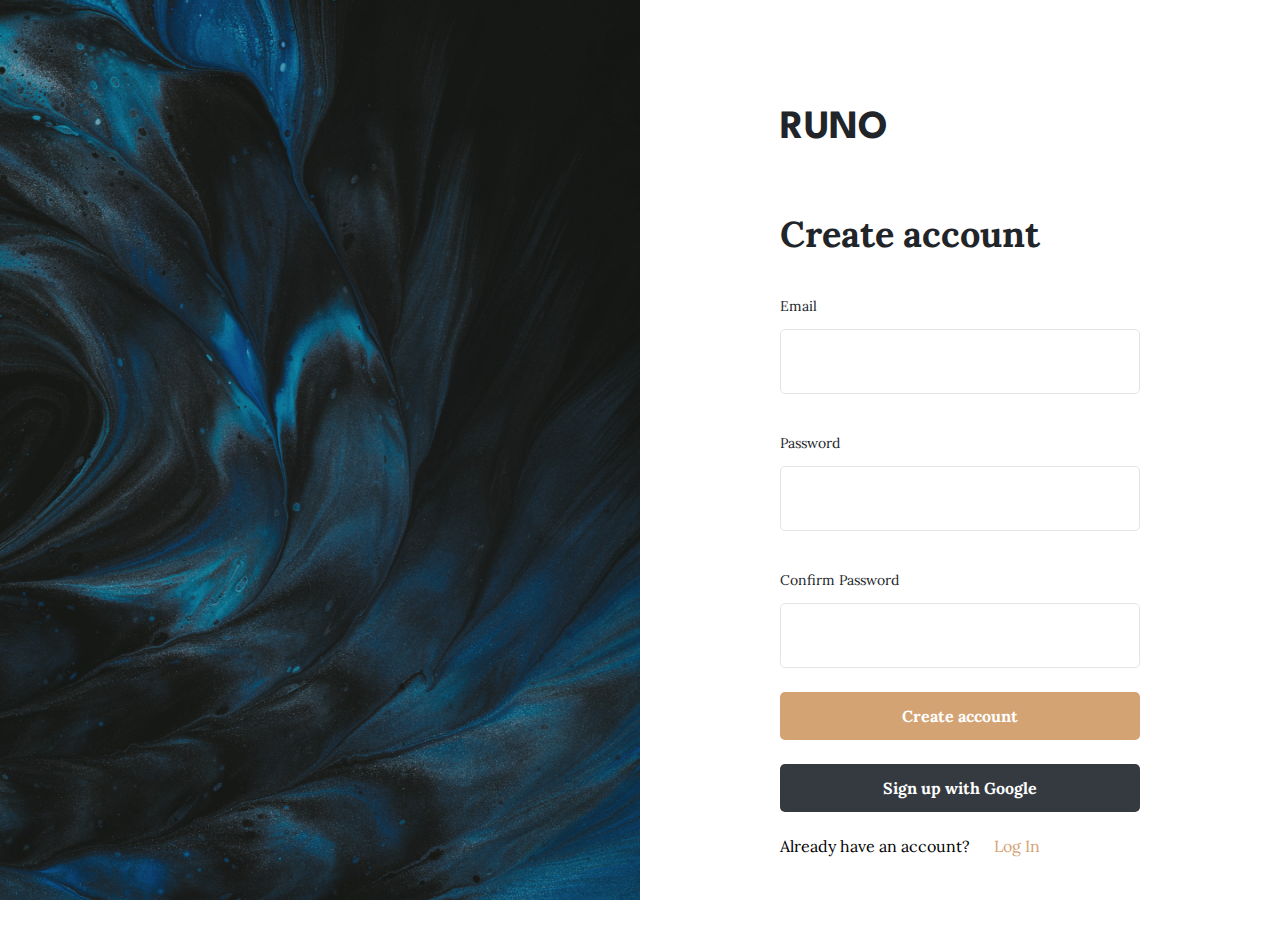
<file: index.html>
<!DOCTYPE html>
<html lang="en">
    <head>
        <meta charset="UTF-8">
        <title>Site_second</title>
        <link rel="stylesheet" href="css/main.css">
        <link
            href="https://fonts.googleapis.com/css2?family=League+Spartan:wght@700&family=Lora:wght@400;700&display=swap"
            rel="stylesheet">
    </head>
    <body>

        <div class="col-1"><img src="img/img1.png" alt=""></div>
        <div class="col-2">
            <h1 class="title">RUNO</h1>
            <h2>Create account</h2>
            <form action="#">
                <h3>Email</h3>
                <input class="inf" type="email"
                    name="email">
                <h3>Password</h3>
                <input class="inf" type="password"
                    name="password">
                <h3>Confirm Password</h3>
                <input class="inf" type="password" name="confirm_password">
            </form>
            <div>
                <button class="btn-1" name="login" type="submit">Create account</button>
            </div>
            <div>
                <button class="btn-2" name="sign_in" type="submit">Sign up with
                    Google</button>
            </div>
            <div class="text">
                Already have an account?
                <a class="link link-reg" href="login.html">Log In</a>
            </div>
        </div>
    </body>
</html>
</file>
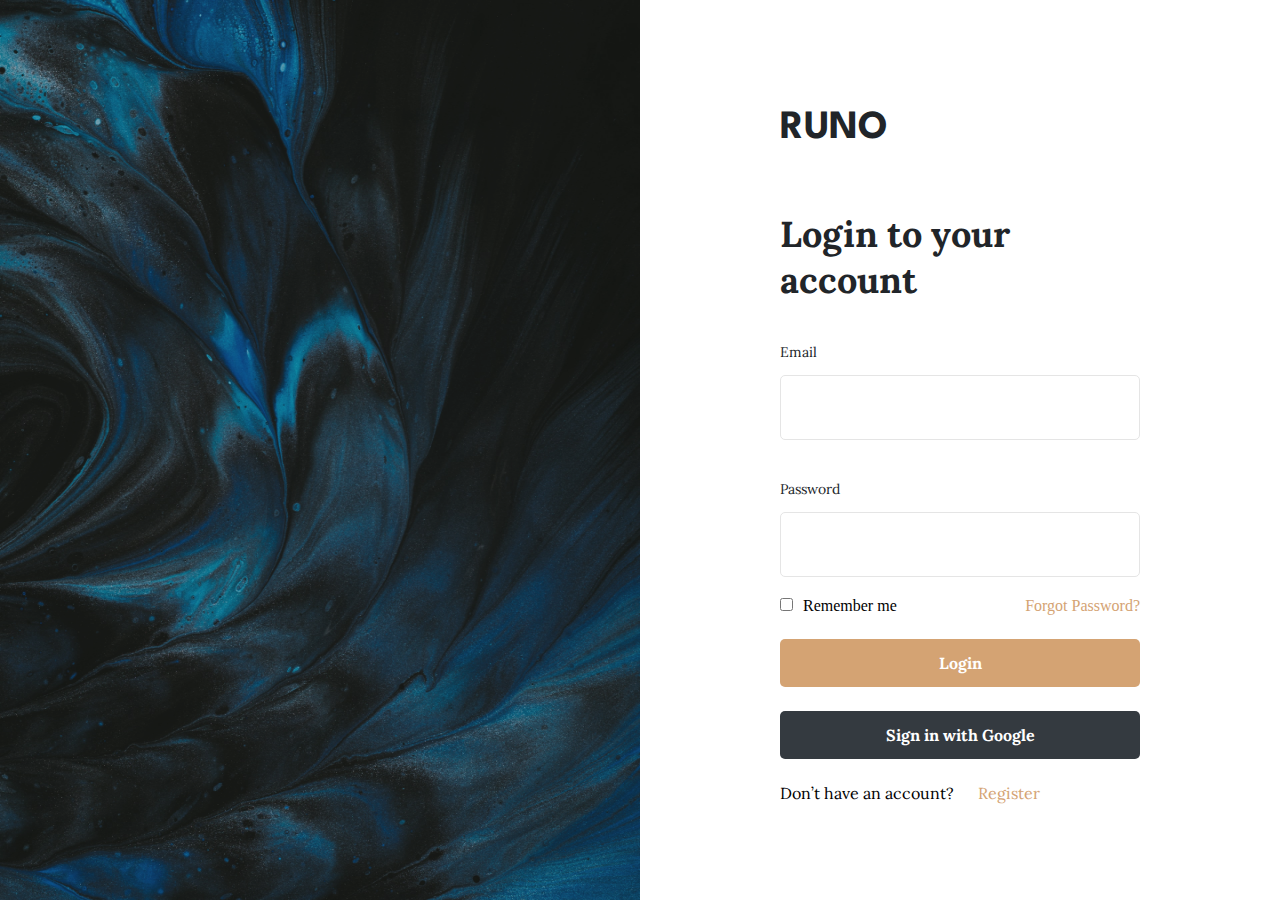
<file: login.html>
<!DOCTYPE html>
<html lang="en">
<head>
    <meta charset="UTF-8">
    <title>Site_first</title>
    <link rel="stylesheet" href="css/main.css">
    <link
            href="https://fonts.googleapis.com/css2?family=League+Spartan:wght@700&family=Lora:wght@400;700&display=swap"
            rel="stylesheet">
</head>
<body>

<div class="col-1"><img src="img/img1.png" alt=""></div>
<div class="col-2">
    <h1 class="title">RUNO</h1>
    <h2>Login to your account</h2>
    <form action="#">
        <h3>Email</h3>
        <input class="inf" type="email" name="email">
        <h3>Password</h3>
        <input class="inf" type="password" name="userpass">


        <div class="creation">
            <div class="creation__container">
                <div class="creation__item">
                    <input class="creation__check" type="checkbox">Remember me
                </div>
                <div class="creation__item">
                    <a class="creation__link" href="">Forgot Password?</a>
                </div>
            </div>
        </div>


    </form>
    <div>
        <button class="btn-1" name="login" type="submit">Login</button>
    </div>
    <div>
        <button class="btn-2" name="sign_in" type="submit">Sign in with
            Google
        </button>
    </div>
    <div class="text">
        Don’t have an account?
        <a class="link link-reg" href="index.html">Register</a>
    </div>
</div>
</body>
</html>
</file>
<file: css/main.css>
*,
*:before,
*:after {
    box-sizing: border-box;
}

body {
    margin: 0;
    overflow: hidden;
}

img {
    width: 100%;
    /* max-height: 900px; */
    min-height: 100vh;
  
}

.col-1 {
    width: 50%;
    float: left;
}

.col-2 {
    width: 50%;
    float: right;
    margin: 0 auto;
    padding: 80px 140px;

}

.title {
    font-family: 'League Spartan', sans-serif;
    font-weight: 700;
    font-size: 40px;
    line-height: 44px;
    color: #212529;
    margin-left: auto;
    margin-right: auto;
}

h2 {
    margin-top: 60px;
    font-family: 'Lora', serif;
    font-weight: 700;
    font-size: 36px;
    line-height: 46px;
    color: #212529;
}

h3 {
    margin-top: 40px;
    font-family: 'Lora';
    font-style: normal;
    font-weight: 400;
    font-size: 14px;
    color: #212529;

}

.inf {
    width: 100%;
    background: #FFFFFF;
    border: 1px solid #E5E5E5;
    border-radius: 5px;
    padding: 24px;
}

button {
    width: 100%;
    height: 48px;
    margin-top: 24px;
    border-radius: 5px;
    font-family: 'Lora';
    color: white;
    font-weight: 700;
    font-size: 16px;

}

.btn-1 {
    background: #D4A373;
    border-color: #D4A373;
}

.btn-2 {
    background: #343A40;
    border-color: #343A40;
}

.link {
    font-family: 'Lora';
    font-style: normal;
    font-weight: 400;
    font-size: 16px;
    color: #D4A373;
    text-decoration: none;
}

.link-reg {
    margin-left: 20px;
}

.link-pass{
    margin-top: 24px;
}

.check {
    margin-top: 24px;

}



.text {
    font-family: 'Lora';
    font-weight: 400;
    font-size: 16px;
    color: #000000;
    margin-top: 24px;
}


.creation {
    display: flex;
    margin: 20px 0px 0px 0px;
}
.creation__container {
    justify-content: space-between;
    display: flex;
    width: 100%;
    align-items: center;
}
.creation__item {
}
.creation__check {
   margin: 0px 10px 0px 0px;
}
.creation__text {
font-family: 'Lora';
font-family: Lora;
}
.creation__link {
    text-decoration: none;
    color: #D4A373;

}
button{
    text-decoration: none;
    outline: none;
    border: none;
    outline: none;
}
</file>
